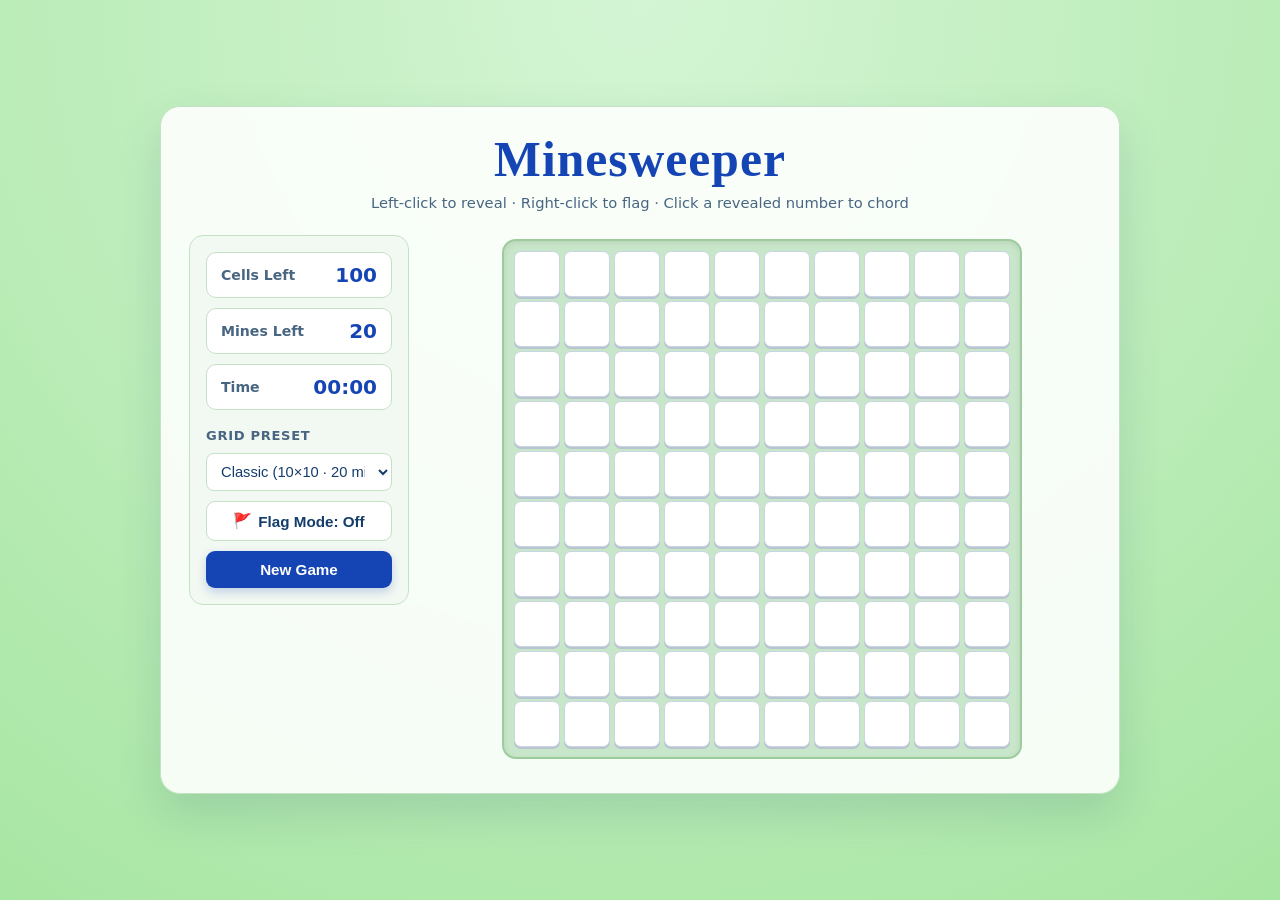
<file: web_proto/index.html>
<!DOCTYPE html>
<html lang="en">
<head>
  <meta charset="UTF-8" />
  <meta name="viewport" content="width=device-width, initial-scale=1.0" />
  <title>Minesweeper Game</title>
  <link rel="stylesheet" href="style.css" />
  <script defer src="settings.js"></script>
  <script defer src="cell.js"></script>
  <script defer src="game.js"></script>
</head>
<body>
  <div class="app-shell">
    <!-- Top Frame (adapted from top_frame in Projet_info.py) -->
    <header class="top-frame">
      <h1 class="game-title">Minesweeper</h1>
      <p class="game-subtitle">Left-click to reveal &middot; Right-click to flag &middot; Click a revealed number to chord</p>
    </header>

    <main class="main-layout">
      <!-- Left Frame (adapted from left_frame in Projet_info.py) -->
      <aside class="left-frame" aria-label="Game controls and status">
        <div class="stats-group">
          <div class="stat-card">
            <span class="stat-label">Cells Left</span>
            <span id="cell-count" class="stat-value">100</span>
          </div>
          <div class="stat-card">
            <span class="stat-label">Mines Left</span>
            <span id="mines-count" class="stat-value">20</span>
          </div>
          <div class="stat-card">
            <span class="stat-label">Time</span>
            <span id="timer" class="stat-value">00:00</span>
          </div>
        </div>

        <div class="controls-group">
          <label class="control-label" for="difficulty-select">Grid Preset</label>
          <select id="difficulty-select" class="select-input">
            <option value="classic" selected>Classic (10&times;10 &middot; 20 mines)</option>
            <option value="easy">Easy (8&times;8 &middot; 10 mines)</option>
            <option value="hard">Hard (16&times;16 &middot; 40 mines)</option>
          </select>

          <button id="flag-mode-btn" type="button" class="btn btn-secondary" aria-pressed="false">
            <span class="btn-icon" aria-hidden="true">&#128681;</span>
            <span id="flag-mode-label">Flag Mode: Off</span>
          </button>

          <button id="restart-btn" type="button" class="btn btn-primary">
            New Game
          </button>
        </div>
      </aside>

      <!-- Center Frame (adapted from center_frame in Projet_info.py) -->
      <section class="center-frame" aria-label="Minesweeper board">
        <div id="board" class="board" role="grid" aria-label="Minesweeper grid"></div>
      </section>
    </main>
  </div>

  <!-- End-of-game Modal (adapted from Cell.good_end / Cell.bad_end in cell.py) -->
  <div id="end-modal" class="modal-backdrop hidden" role="dialog" aria-modal="true" aria-labelledby="modal-title">
    <div class="modal-card">
      <div id="modal-badge" class="modal-badge" aria-hidden="true"></div>
      <h2 id="modal-title" class="modal-title"></h2>
      <p id="modal-stats" class="modal-stats"></p>
      <div class="modal-actions">
        <button id="modal-restart-btn" type="button" class="btn modal-restart-btn"></button>
        <button id="modal-close-btn" type="button" class="btn btn-exit">Close</button>
      </div>
    </div>
  </div>
</body>
</html>
</file>
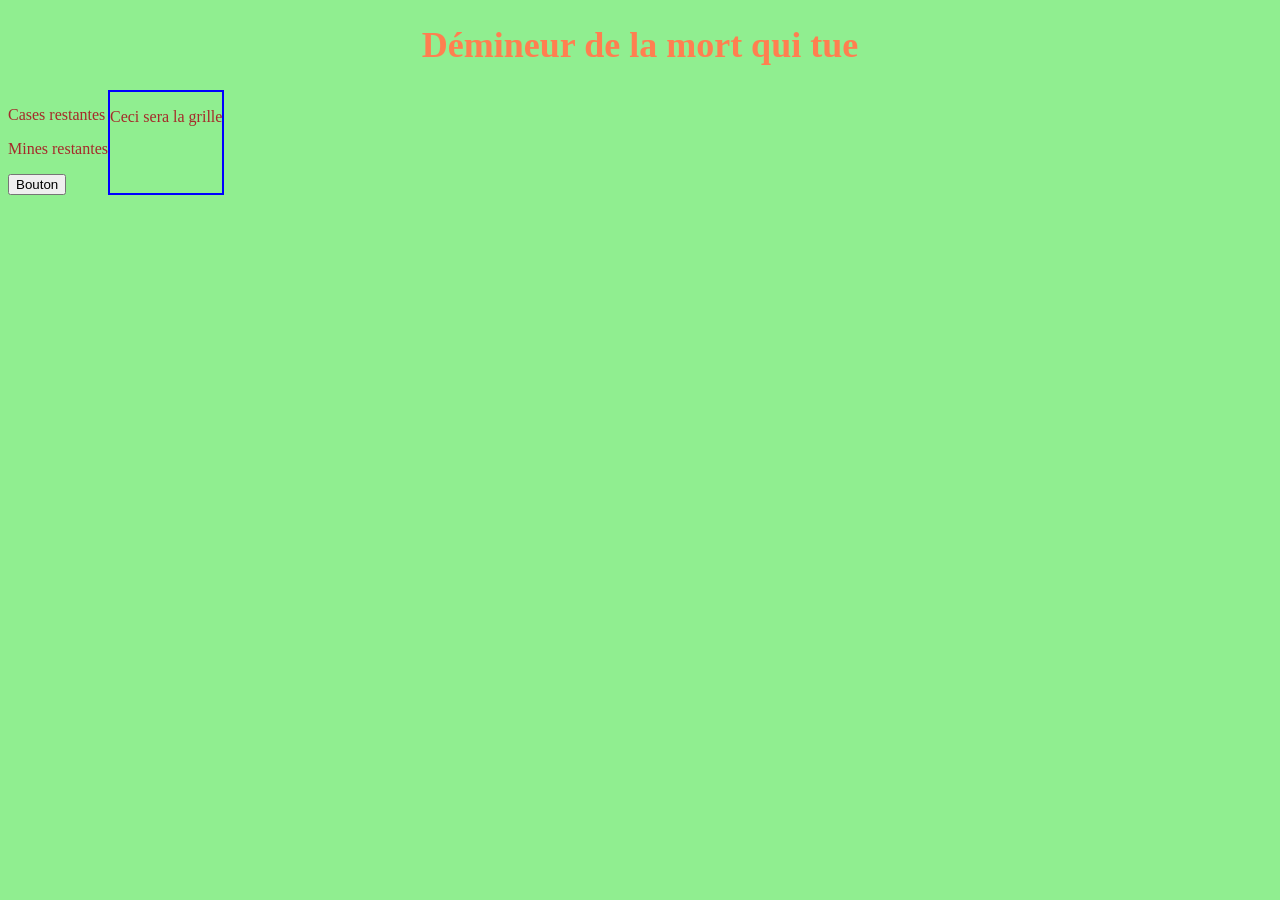
<file: web_version/index.html>
<!DOCTYPE html>
<html>
<head>
    <meta charset="UTF-8">
    <title>Démineur de la mort qui tue</title>
    <link rel="stylesheet" href="style.css">
</head>
<body>
    <div id="top_frame">
        <h1>Démineur de la mort qui tue</h1>
    </div>
    <div id="main_area">
        <div id="left_frame">
            <p>Cases restantes</p>
            <p>Mines restantes</p>
            <button>Bouton</button>
        </div>
        <div id="center_frame">
            <p>Ceci sera la grille</p>
        </div>
    </div>
</body>
</html>
</file>
<file: web_proto/style.css>
/* Adapted from settings.py and Projet_info.py */

:root {
  --bg-page: #d4f5d4;
  --bg-page-accent: #a8e6a3;
  --surface: #ffffff;
  --surface-muted: #f2f8f2;
  --border-color: #c5e1c5;
  --text-primary: #143d6b;
  --text-secondary: #486581;

  --cell-bg: #ffffff;
  --cell-hover: #eef6ff;
  --cell-opened: #edf2f7;
  --cell-border: #cbd5e1;
  --flag-color: #ff9800;
  --flag-bg: #fff3e0;
  --mine-color: #e53935;
  --mine-triggered: #b71c1c;

  --good-btn: #2e7d32;
  --good-btn-hover: #1b5e20;
  --bad-btn: #d32f2f;
  --bad-btn-hover: #b71c1c;

  --grid-size: 10;
  --cell-size: 46px;
}

* {
  box-sizing: border-box;
  margin: 0;
  padding: 0;
}

body {
  min-height: 100vh;
  font-family: "Segoe UI", system-ui, -apple-system, BlinkMacSystemFont, sans-serif;
  background: radial-gradient(circle at top, var(--bg-page) 0%, var(--bg-page-accent) 100%);
  color: var(--text-primary);
  display: flex;
  justify-content: center;
  align-items: center;
  padding: 24px 16px;
}

.app-shell {
  width: 100%;
  max-width: 960px;
  background: rgba(255, 255, 255, 0.88);
  backdrop-filter: blur(8px);
  border: 1px solid var(--border-color);
  border-radius: 20px;
  box-shadow: 0 20px 45px rgba(20, 61, 107, 0.14);
  padding: 24px 28px 30px;
}

/* Top Frame */
.top-frame {
  text-align: center;
  margin-bottom: 24px;
}

.game-title {
  font-family: Georgia, "Times New Roman", serif;
  font-size: clamp(2.1rem, 4vw, 3.1rem);
  font-weight: 700;
  color: #1545b5;
  letter-spacing: 0.02em;
  line-height: 1.15;
}

.game-subtitle {
  margin-top: 6px;
  font-size: 0.92rem;
  color: var(--text-secondary);
}

/* Main Layout */
.main-layout {
  display: grid;
  grid-template-columns: 220px 1fr;
  gap: 24px;
  align-items: start;
}

/* Left Frame */
.left-frame {
  display: flex;
  flex-direction: column;
  gap: 18px;
  background: var(--surface-muted);
  border: 1px solid var(--border-color);
  border-radius: 14px;
  padding: 16px;
}

.stats-group {
  display: flex;
  flex-direction: column;
  gap: 10px;
}

.stat-card {
  display: flex;
  justify-content: space-between;
  align-items: center;
  background: var(--surface);
  border: 1px solid var(--border-color);
  border-radius: 10px;
  padding: 10px 14px;
}

.stat-label {
  font-size: 0.88rem;
  font-weight: 600;
  color: var(--text-secondary);
}

.stat-value {
  font-size: 1.25rem;
  font-weight: 700;
  font-variant-numeric: tabular-nums;
  color: #1545b5;
}

.controls-group {
  display: flex;
  flex-direction: column;
  gap: 10px;
}

.control-label {
  font-size: 0.82rem;
  font-weight: 700;
  text-transform: uppercase;
  letter-spacing: 0.05em;
  color: var(--text-secondary);
}

.select-input {
  width: 100%;
  padding: 9px 10px;
  font-size: 0.92rem;
  font-weight: 500;
  color: var(--text-primary);
  background: var(--surface);
  border: 1px solid var(--border-color);
  border-radius: 8px;
  cursor: pointer;
}

.select-input:focus {
  outline: 2px solid #1545b5;
  outline-offset: 1px;
}

.btn {
  display: inline-flex;
  justify-content: center;
  align-items: center;
  gap: 6px;
  border: none;
  border-radius: 9px;
  padding: 10px 14px;
  font-size: 0.95rem;
  font-weight: 600;
  cursor: pointer;
  transition: transform 0.1s ease, background-color 0.15s ease, box-shadow 0.15s ease;
}

.btn:active {
  transform: scale(0.98);
}

.btn-primary {
  background: #1545b5;
  color: #ffffff;
  box-shadow: 0 4px 10px rgba(21, 69, 181, 0.22);
}

.btn-primary:hover {
  background: #10358c;
}

.btn-secondary {
  background: var(--surface);
  color: var(--text-primary);
  border: 1px solid var(--border-color);
}

.btn-secondary:hover {
  background: #e8f4e8;
}

.btn-secondary.active {
  background: var(--flag-color);
  color: #ffffff;
  border-color: #e68900;
}

/* Center Frame & Board */
.center-frame {
  display: flex;
  justify-content: center;
  align-items: center;
  overflow-x: auto;
  padding: 4px;
}

.board {
  display: grid;
  grid-template-columns: repeat(var(--grid-size), var(--cell-size));
  grid-template-rows: repeat(var(--grid-size), var(--cell-size));
  gap: 4px;
  padding: 10px;
  background: #c8e6c9;
  border: 2px solid #9ccc9c;
  border-radius: 14px;
  box-shadow: inset 0 2px 6px rgba(0, 0, 0, 0.08);
  user-select: none;
  -webkit-user-select: none;
}

.cell {
  width: var(--cell-size);
  height: var(--cell-size);
  display: flex;
  justify-content: center;
  align-items: center;
  font-size: calc(var(--cell-size) * 0.48);
  font-weight: 800;
  line-height: 1;
  background: var(--cell-bg);
  border: 1px solid var(--cell-border);
  border-radius: 7px;
  box-shadow: 0 2px 0 #b8c4d0;
  cursor: pointer;
  transition: background-color 0.12s ease, transform 0.08s ease, box-shadow 0.12s ease;
}

.cell:hover:not(.opened):not(.mine) {
  background: var(--cell-hover);
}

.cell:active:not(.opened) {
  transform: translateY(1px);
  box-shadow: 0 1px 0 #b8c4d0;
}

.cell.opened {
  background: var(--cell-opened);
  border-color: #dce3ec;
  box-shadow: inset 0 1px 2px rgba(0, 0, 0, 0.06);
  cursor: default;
}

.cell.opened.chordable {
  cursor: pointer;
}

.cell.flagged {
  background: var(--flag-color);
  border-color: #e68900;
  box-shadow: 0 2px 0 #c77700;
  color: #ffffff;
}

.cell.mine {
  background: var(--mine-color);
  border-color: #c62828;
  box-shadow: none;
  color: #ffffff;
  cursor: default;
}

.cell.mine-triggered {
  background: var(--mine-triggered);
  animation: pulse-hit 0.35s ease;
}

.cell.wrong-flag {
  background: #ffcdd2;
  border-color: #e57373;
  color: #b71c1c;
  box-shadow: none;
}

/* Number colors adapted from Cell.show_cell in cell.py */
.cell.num-1 { color: #1955d6; }
.cell.num-2 { color: #1b8a3b; }
.cell.num-3 { color: #e67300; }
.cell.num-4 { color: #d32f2f; }
.cell.num-5 { color: #7b1fa2; }
.cell.num-6 { color: #00695c; }
.cell.num-7 { color: #b58900; }
.cell.num-8 { color: #546e7a; }

@keyframes pulse-hit {
  0% { transform: scale(1); }
  50% { transform: scale(1.12); }
  100% { transform: scale(1); }
}

/* Modal */
.modal-backdrop {
  position: fixed;
  inset: 0;
  background: rgba(15, 23, 42, 0.45);
  backdrop-filter: blur(3px);
  display: flex;
  justify-content: center;
  align-items: center;
  padding: 16px;
  z-index: 100;
}

.modal-backdrop.hidden {
  display: none;
}

.modal-card {
  width: 100%;
  max-width: 380px;
  background: var(--surface);
  border-radius: 18px;
  padding: 28px 24px 24px;
  text-align: center;
  box-shadow: 0 24px 48px rgba(15, 23, 42, 0.25);
  animation: modal-pop 0.18s ease-out;
}

@keyframes modal-pop {
  from {
    opacity: 0;
    transform: scale(0.94);
  }
  to {
    opacity: 1;
    transform: scale(1);
  }
}

.modal-badge {
  font-size: 2.6rem;
  margin-bottom: 8px;
}

.modal-title {
  font-size: 1.45rem;
  font-weight: 700;
  color: var(--text-primary);
  margin-bottom: 8px;
}

.modal-stats {
  font-size: 0.95rem;
  color: var(--text-secondary);
  margin-bottom: 22px;
}

.modal-actions {
  display: flex;
  flex-direction: column;
  gap: 10px;
}

.modal-restart-btn.win {
  background: var(--good-btn);
  color: #ffffff;
}

.modal-restart-btn.win:hover {
  background: var(--good-btn-hover);
}

.modal-restart-btn.lose {
  background: var(--bad-btn);
  color: #ffffff;
}

.modal-restart-btn.lose:hover {
  background: var(--bad-btn-hover);
}

.btn-exit {
  background: #f1f5f9;
  color: #334155;
}

.btn-exit:hover {
  background: #e2e8f0;
}

/* Responsive */
@media (max-width: 780px) {
  .app-shell {
    padding: 18px 14px 22px;
  }

  .main-layout {
    grid-template-columns: 1fr;
  }

  .stats-group {
    display: grid;
    grid-template-columns: repeat(3, 1fr);
    gap: 8px;
  }

  .stat-card {
    flex-direction: column;
    gap: 2px;
    padding: 8px 6px;
    text-align: center;
  }

  .stat-label {
    font-size: 0.78rem;
  }

  .stat-value {
    font-size: 1.1rem;
  }
}
</file>
<file: web_version/style.css>
body {
    background-color: lightgreen;
}

#top_frame {
    color:coral;
    font-size: large;
    text-align: center;
}

#main_area {
    display: flex;
}

#left_frame {
    color:brown;
    font-size: medium;
}

#center_frame {
    border: 2px solid blue;
    color:brown;
}
</file>
